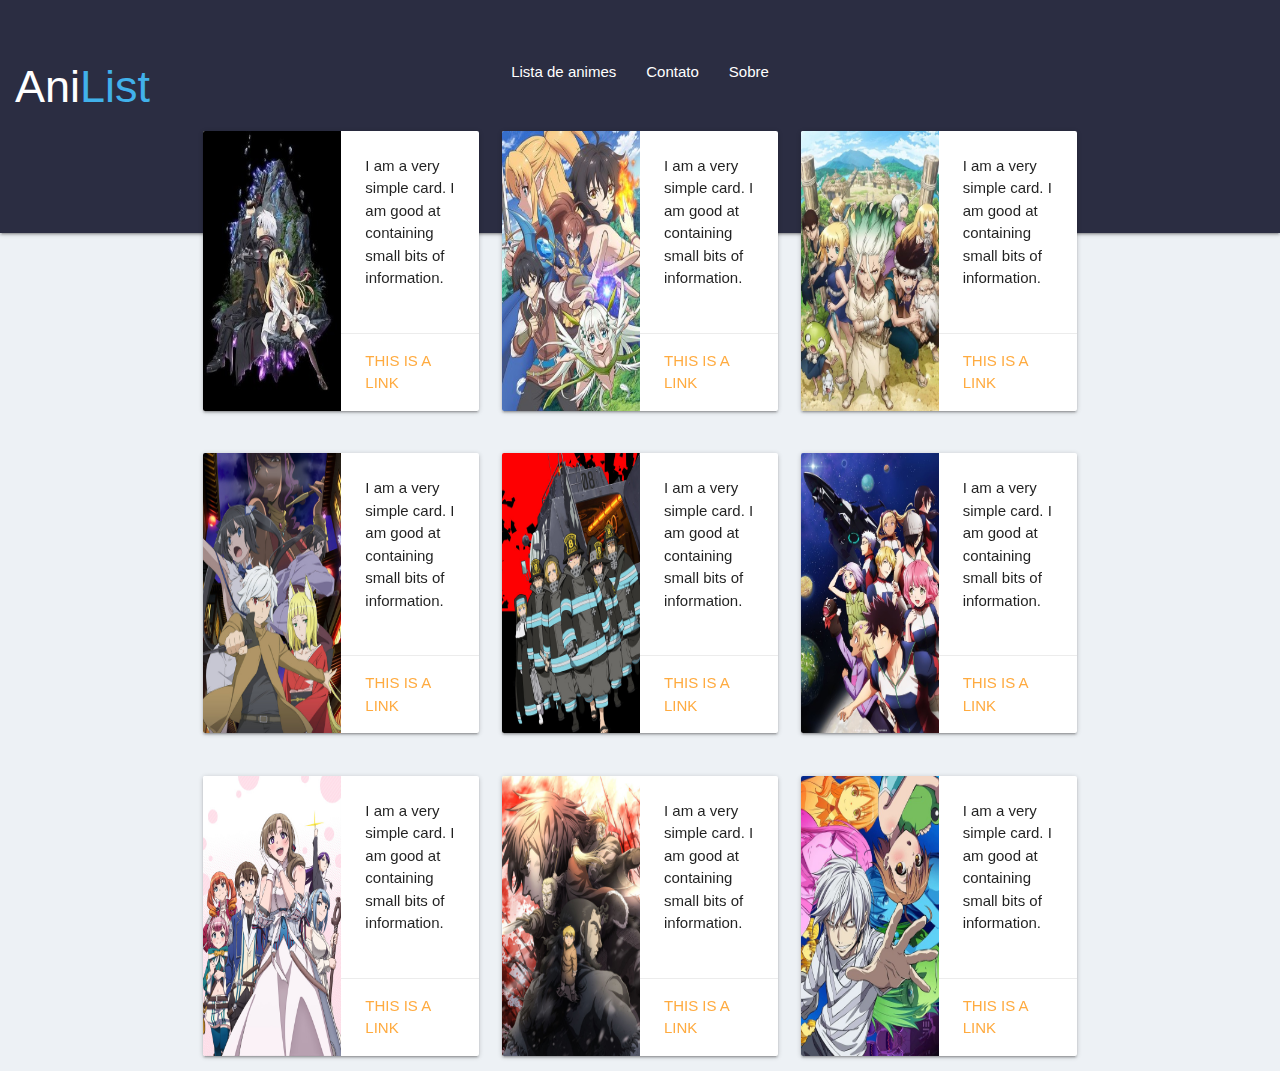
<file: index.html>
<!DOCTYPE html>
<html lang="en">

<head>
    <meta charset="UTF-8">
    <meta name="viewport" content="width=device-width, initial-scale=1.0">
    <meta http-equiv="X-UA-Compatible" content="ie=edge">
    <!-- <link rel="stylesheet" href="https://stackpath.bootstrapcdn.com/bootstrap/4.3.1/css/bootstrap.min.css"
        integrity="sha384-ggOyR0iXCbMQv3Xipma34MD+dH/1fQ784/j6cY/iJTQUOhcWr7x9JvoRxT2MZw1T" crossorigin="anonymous"> -->
    <!-- Compiled and minified CSS -->
    <link rel="stylesheet" href="https://cdnjs.cloudflare.com/ajax/libs/materialize/1.0.0/css/materialize.min.css">
    <link rel="stylesheet" href="css/style.css">
    <title>AniList</title>
</head>

<body>

    <header>
        <nav>
            <div data-id="1" class="banner-image" style="background-image: url('https://s4.anilist.co/file/anilistcdn/media/anime/banner/100668-9ZQSB5x5St7c.jpg');"></div>
            <div data-id="2" class="banner-image" style="background-image: url('https://s4.anilist.co/file/anilistcdn/media/anime/banner/101547-nhN21oDAyopV.jpg');"></div>
            <div data-id="3" class="banner-image" style="background-image: url('https://s4.anilist.co/file/anilistcdn/media/anime/banner/105333-KWKGvBM8Hyga.jpg');"></div>
            <div data-id="4" class="banner-image" style="background-image: url('https://s4.anilist.co/file/anilistcdn/media/anime/banner/101167-VirZ21Z7DGZk.jpg');"></div>
            <div data-id="5" class="banner-image" style="background-image: url('https://s4.anilist.co/file/anilistcdn/media/anime/banner/105310-5OEWWnzQOTyW.jpg');"></div>
            <div data-id="6" class="banner-image" style="background-image: url('https://s4.anilist.co/file/anilistcdn/media/anime/banner/107663-tIwWetvU4k6W.jpg');"></div>
            <div data-id="7" class="banner-image" style="background-image: url('https://s4.anilist.co/file/anilistcdn/media/anime/banner/104723-AUm3TIVj0RH3.jpg');"></div>
            <div data-id="8" class="banner-image" style="background-image: url('https://s4.anilist.co/file/anilistcdn/media/anime/banner/101348-pivKKffCAwAY.jpg');"></div>
            <div data-id="9" class="banner-image" style="background-image: url('https://s4.anilist.co/file/anilistcdn/media/anime/banner/104463-v7vEFcEgze0l.jpg');"></div>
            <div class="nav-wrapper">
                <a href="#" class="brand-logo"><span>Ani</span><span style="color: #41B1EA">List</span></a>
                <ul id="nav-mobile" class="hide-on-med-and-down">
                    <li><a href=""><span>Lista de animes</span></a></li>
                    <li><a href=""><span>Contato</span></a></li>
                    <li><a href=""><span>Sobre</span></a></li>
                </ul>
            </div>
        </nav>
    </header>

    <main>
        <div class="container">
            <div class="row">
                <div class="col s4 col-card-animes">
                    <div class="card horizontal card-anime" data-id="1">
                        <div class="card-image">
                            <img src="cover/arifureta.jpg">
                        </div>
                        <div class="card-stacked">
                            <div class="card-content">
                                <p>I am a very simple card. I am good at containing small bits of information.</p>
                            </div>
                            <div class="card-action">
                                <a href="#">This is a link</a>
                            </div>
                        </div>
                    </div>
                </div>
                <div class="col s4 col-card-animes">
                    <div class="card horizontal card-anime" data-id="2">
                        <div class="card-image">
                            <img src="cover/isekai.jpg">
                        </div>
                        <div class="card-stacked">
                            <div class="card-content">
                                <p>I am a very simple card. I am good at containing small bits of information.</p>
                            </div>
                            <div class="card-action">
                                <a href="#">This is a link</a>
                            </div>
                        </div>
                    </div>
                </div>
                <div class="col s4 col-card-animes">
                    <div class="card horizontal card-anime" data-id="3">
                        <div class="card-image">
                            <img src="cover/drstone.jpg">
                        </div>
                        <div class="card-stacked">
                            <div class="card-content">
                                <p>I am a very simple card. I am good at containing small bits of information.</p>
                            </div>
                            <div class="card-action">
                                <a href="#">This is a link</a>
                            </div>
                        </div>
                    </div>
                </div>
            </div>
            <div class="row">
                <div class="col s4 col-card-animes">
                    <div class="card horizontal card-anime" data-id="4">
                        <div class="card-image">
                            <img src="cover/danmachi.jpg">
                        </div>
                        <div class="card-stacked">
                            <div class="card-content">
                                <p>I am a very simple card. I am good at containing small bits of information.</p>
                            </div>
                            <div class="card-action">
                                <a href="#">This is a link</a>
                            </div>
                        </div>
                    </div>
                </div>
                <div class="col s4 col-card-animes">
                    <div class="card horizontal card-anime" data-id="5">
                        <div class="card-image">
                            <img src="cover/fireforce.jpg">
                        </div>
                        <div class="card-stacked">
                            <div class="card-content">
                                <p>I am a very simple card. I am good at containing small bits of information.</p>
                            </div>
                            <div class="card-action">
                                <a href="#">This is a link</a>
                            </div>
                        </div>
                    </div>
                </div>
                <div class="col s4 col-card-animes">
                    <div class="card horizontal card-anime" data-id="6">
                        <div class="card-image">
                            <img src="cover/kanata.jpg">
                        </div>
                        <div class="card-stacked">
                            <div class="card-content">
                                <p>I am a very simple card. I am good at containing small bits of information.</p>
                            </div>
                            <div class="card-action">
                                <a href="#">This is a link</a>
                            </div>
                        </div>
                    </div>
                </div>
            </div>
            <div class="row">
                <div class="col s4 col-card-animes">
                    <div class="card horizontal card-anime" data-id="7">
                        <div class="card-image">
                            <img src="cover/sword.jpg">
                        </div>
                        <div class="card-stacked">
                            <div class="card-content">
                                <p>I am a very simple card. I am good at containing small bits of information.</p>
                            </div>
                            <div class="card-action">
                                <a href="#">This is a link</a>
                            </div>
                        </div>
                    </div>
                </div>
                <div class="col s4 col-card-animes">
                    <div class="card horizontal card-anime" data-id="8">
                        <div class="card-image">
                            <img src="cover/vilandsaga.jpg">
                        </div>
                        <div class="card-stacked">
                            <div class="card-content">
                                <p>I am a very simple card. I am good at containing small bits of information.</p>
                            </div>
                            <div class="card-action">
                                <a href="#">This is a link</a>
                            </div>
                        </div>
                    </div>
                </div>
                <div class="col s4 col-card-animes">
                    <div class="card horizontal card-anime" data-id="9">
                        <div class="card-image">
                            <img src="cover/accelerator.jpg">
                        </div>
                        <div class="card-stacked">
                            <div class="card-content">
                                <p>I am a very simple card. I am good at containing small bits of information.</p>
                            </div>
                            <div class="card-action">
                                <a href="#">This is a link</a>
                            </div>
                        </div>
                    </div>
                </div>
            </div>
        </div>
    </main>

    <footer>

    </footer>

    <!-- Compiled and minified JavaScript -->
    <script src="js/jquery-3.4.1.min.js"></script>
    <script src="https://cdnjs.cloudflare.com/ajax/libs/materialize/1.0.0/js/materialize.min.js"></script>
    <script src="js/main.js"></script>
</body>

</html>
</file>
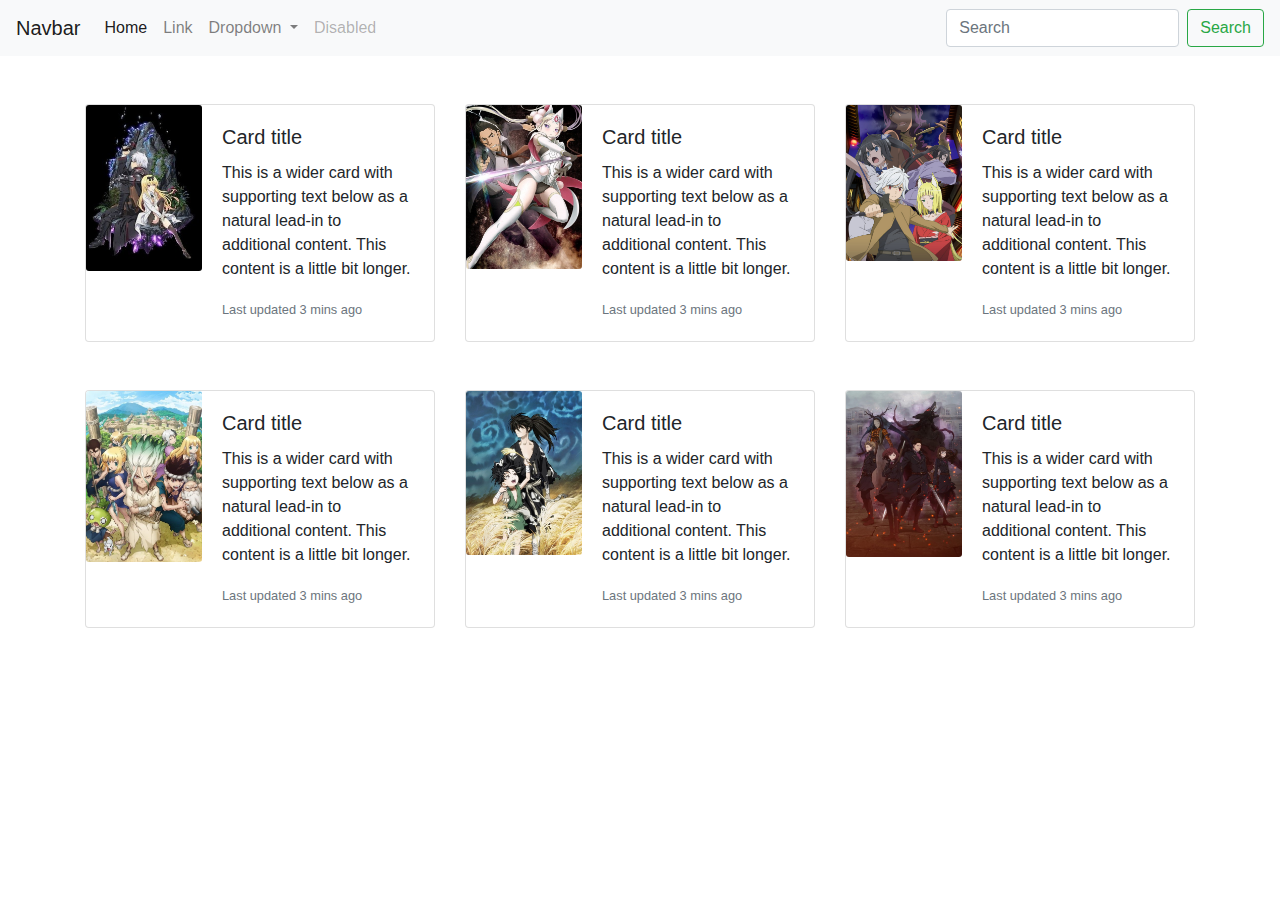
<file: index2.html>
<!DOCTYPE html>
<html lang="en">

<head>
    <meta charset="UTF-8">
    <meta name="viewport" content="width=device-width, initial-scale=1.0">
    <meta http-equiv="X-UA-Compatible" content="ie=edge">
    <link rel="stylesheet" href="https://stackpath.bootstrapcdn.com/bootstrap/4.3.1/css/bootstrap.min.css"
        integrity="sha384-ggOyR0iXCbMQv3Xipma34MD+dH/1fQ784/j6cY/iJTQUOhcWr7x9JvoRxT2MZw1T" crossorigin="anonymous">
    <title>Document</title>
</head>

<body>

    <header>
        <nav class="navbar navbar-expand-lg navbar-light bg-light">
            <a class="navbar-brand" href="#">Navbar</a>
            <button class="navbar-toggler" type="button" data-toggle="collapse" data-target="#navbarSupportedContent"
                aria-controls="navbarSupportedContent" aria-expanded="false" aria-label="Toggle navigation">
                <span class="navbar-toggler-icon"></span>
            </button>

            <div class="collapse navbar-collapse" id="navbarSupportedContent">
                <ul class="navbar-nav mr-auto">
                    <li class="nav-item active">
                        <a class="nav-link" href="#">Home <span class="sr-only">(current)</span></a>
                    </li>
                    <li class="nav-item">
                        <a class="nav-link" href="#">Link</a>
                    </li>
                    <li class="nav-item dropdown">
                        <a class="nav-link dropdown-toggle" href="#" id="navbarDropdown" role="button"
                            data-toggle="dropdown" aria-haspopup="true" aria-expanded="false">
                            Dropdown
                        </a>
                        <div class="dropdown-menu" aria-labelledby="navbarDropdown">
                            <a class="dropdown-item" href="#">Action</a>
                            <a class="dropdown-item" href="#">Another action</a>
                            <div class="dropdown-divider"></div>
                            <a class="dropdown-item" href="#">Something else here</a>
                        </div>
                    </li>
                    <li class="nav-item">
                        <a class="nav-link disabled" href="#" tabindex="-1" aria-disabled="true">Disabled</a>
                    </li>
                </ul>
                <form class="form-inline my-2 my-lg-0">
                    <input class="form-control mr-sm-2" type="search" placeholder="Search" aria-label="Search">
                    <button class="btn btn-outline-success my-2 my-sm-0" type="submit">Search</button>
                </form>
            </div>
        </nav>
    </header>

    <main>
        <div class="container">
            <div class="row mt-5">
                <div class="col-4">
                    <div class="card">
                        <div class="row no-gutters">
                            <div class="col-md-4">
                                <img src="cover/arifureta.jpg" class="card-img" alt="...">
                            </div>
                            <div class="col-md-8">
                                <div class="card-body">
                                    <h5 class="card-title">Card title</h5>
                                    <p class="card-text">This is a wider card with supporting text below as a natural
                                        lead-in to additional content. This content is a little bit longer.</p>
                                    <p class="card-text"><small class="text-muted">Last updated 3 mins ago</small></p>
                                </div>
                            </div>
                        </div>
                    </div>
                </div>
                <div class="col-4">
                    <div class="card">
                        <div class="row no-gutters">
                            <div class="col-md-4">
                                <img src="cover/copcraft.jpg" class="card-img" alt="...">
                            </div>
                            <div class="col-md-8">
                                <div class="card-body">
                                    <h5 class="card-title">Card title</h5>
                                    <p class="card-text">This is a wider card with supporting text below as a natural
                                        lead-in to additional content. This content is a little bit longer.</p>
                                    <p class="card-text"><small class="text-muted">Last updated 3 mins ago</small></p>
                                </div>
                            </div>
                        </div>
                    </div>
                </div>
                <div class="col-4">
                    <div class="card">
                        <div class="row no-gutters">
                            <div class="col-md-4">
                                <img src="cover/danmachi.jpg" class="card-img" alt="...">
                            </div>
                            <div class="col-md-8">
                                <div class="card-body">
                                    <h5 class="card-title">Card title</h5>
                                    <p class="card-text">This is a wider card with supporting text below as a natural
                                        lead-in to additional content. This content is a little bit longer.</p>
                                    <p class="card-text"><small class="text-muted">Last updated 3 mins ago</small></p>
                                </div>
                            </div>
                        </div>
                    </div>
                </div>
            </div>
            <div class="row mt-5">
                <div class="col-4">
                    <div class="card">
                        <div class="row no-gutters">
                            <div class="col-md-4">
                                <img src="cover/drstone.jpg" class="card-img" alt="...">
                            </div>
                            <div class="col-md-8">
                                <div class="card-body">
                                    <h5 class="card-title">Card title</h5>
                                    <p class="card-text">This is a wider card with supporting text below as a natural
                                        lead-in to additional content. This content is a little bit longer.</p>
                                    <p class="card-text"><small class="text-muted">Last updated 3 mins ago</small></p>
                                </div>
                            </div>
                        </div>
                    </div>
                </div>
                <div class="col-4">
                    <div class="card">
                        <div class="row no-gutters">
                            <div class="col-md-4">
                                <img src="cover/dororo.jpg" class="card-img" alt="...">
                            </div>
                            <div class="col-md-8">
                                <div class="card-body">
                                    <h5 class="card-title">Card title</h5>
                                    <p class="card-text">This is a wider card with supporting text below as a natural
                                        lead-in to additional content. This content is a little bit longer.</p>
                                    <p class="card-text"><small class="text-muted">Last updated 3 mins ago</small></p>
                                </div>
                            </div>
                        </div>
                    </div>
                </div>
                <div class="col-4">
                    <div class="card">
                        <div class="row no-gutters">
                            <div class="col-md-4">
                                <img src="cover/fairygone.jpg" class="card-img" alt="...">
                            </div>
                            <div class="col-md-8">
                                <div class="card-body">
                                    <h5 class="card-title">Card title</h5>
                                    <p class="card-text">This is a wider card with supporting text below as a natural
                                        lead-in to additional content. This content is a little bit longer.</p>
                                    <p class="card-text"><small class="text-muted">Last updated 3 mins ago</small></p>
                                </div>
                            </div>
                        </div>
                    </div>
                </div>
            </div>
        </div>
    </main>

    <footer></footer>

    <script src="https://code.jquery.com/jquery-3.3.1.slim.min.js"
        integrity="sha384-q8i/X+965DzO0rT7abK41JStQIAqVgRVzpbzo5smXKp4YfRvH+8abtTE1Pi6jizo"
        crossorigin="anonymous"></script>
    <script src="https://cdnjs.cloudflare.com/ajax/libs/popper.js/1.14.7/umd/popper.min.js"
        integrity="sha384-UO2eT0CpHqdSJQ6hJty5KVphtPhzWj9WO1clHTMGa3JDZwrnQq4sF86dIHNDz0W1"
        crossorigin="anonymous"></script>
    <script src="https://stackpath.bootstrapcdn.com/bootstrap/4.3.1/js/bootstrap.min.js"
        integrity="sha384-JjSmVgyd0p3pXB1rRibZUAYoIIy6OrQ6VrjIEaFf/nJGzIxFDsf4x0xIM+B07jRM"
        crossorigin="anonymous"></script>
</body>

</html>
</file>
<file: css/style.css>
body, html {
    height: 100%;
    background: #EDF1F5;
}

nav {
    background: #2b2d42;
    color: #fff;
    height: 233px;
    width: 100%;
    padding-top: 40px;
    position: relative;
}

nav div.nav-wrapper ul {
    width: 100%;
    display: flex;
    justify-content: center;
}

nav div.nav-wrapper a.brand-logo {
    font-size: 3em;
    padding: 15px;
}

.banner-image {
    backface-visibility: hidden;
    background-position: 50%;
    background-repeat: no-repeat;
    background-size: cover;
    filter: grayscale(100%);
    height: 100%;
    left: 0;
    opacity: 0;
    position: absolute;
    top: 0;
    transition: opacity .5s ease-in-out;
    width: 100%;
    z-index: 10;
}

main {
    margin-top: -110px;
    position: relative;
    z-index: 60;
    margin-bottom: 300px;
}

div.card.horizontal div.card-image img {
    height: 280px;
}

div.container-all div.row div.col.s4.col-card-animes {
    padding: 10px;
}

div.container-all div.row {
    margin-bottom: 0;
}
</file>
